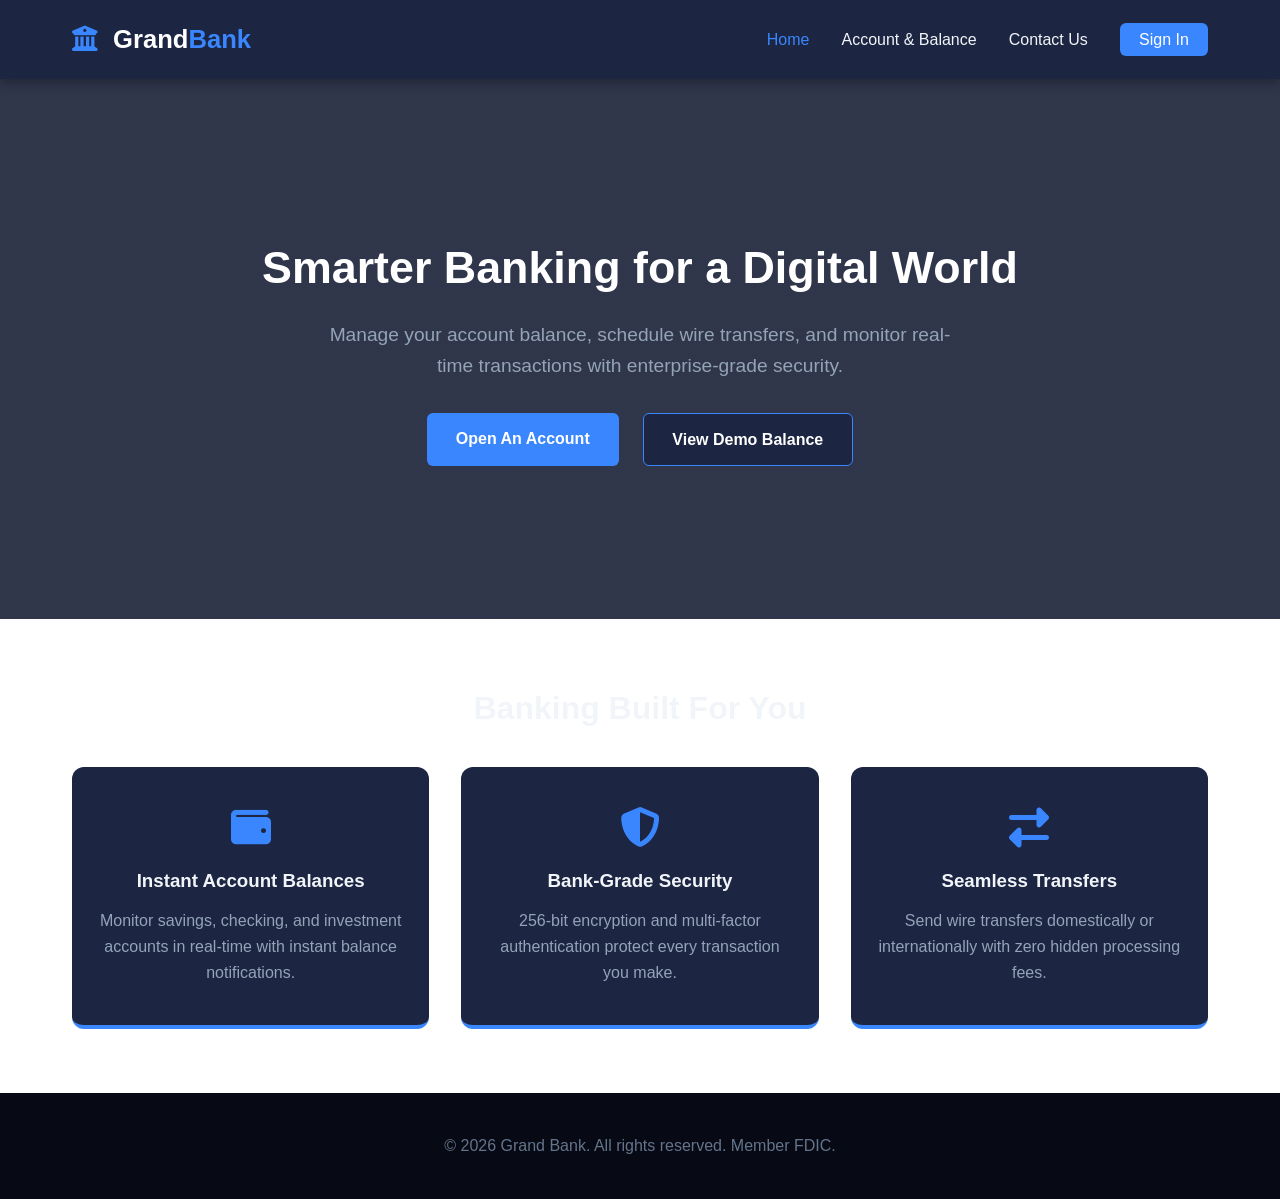
<file: index.html>
<!DOCTYPE html>
<html lang="en">
<head>
  <meta charset="UTF-8">
  <meta name="viewport" content="width=device-width, initial-scale=1.0">
  <title>Grand Bank | Secure Financial Future</title>
  <link rel="stylesheet" href="style.css">
  <link rel="stylesheet" href="https://cdnjs.cloudflare.com/ajax/libs/font-awesome/6.4.0/css/all.min.css">
</head>
<body>

  <!-- Navigation -->
  <header>
    <nav class="navbar">
      <a href="index.html" class="logo"><i class="fas fa-university"></i> Grand<span>Bank</span></a>
      <ul class="nav-links">
        <li><a href="index.html" class="active">Home</a></li>
        <li><a href="dashboard.html">Account & Balance</a></li>
        <li><a href="contact.html">Contact Us</a></li>
        <li><a href="auth.html" class="nav-btn">Sign In</a></li>
      </ul>
    </nav>
  </header>

  <!-- Hero Section -->
  <section class="hero">
    <div class="hero-content">
      <h1>Smarter Banking for a Digital World</h1>
      <p>Manage your account balance, schedule wire transfers, and monitor real-time transactions with enterprise-grade security.</p>
      <div class="hero-btns">
        <a href="auth.html" class="btn primary-btn">Open An Account</a>
        <a href="dashboard.html" class="btn secondary-btn">View Demo Balance</a>
      </div>
    </div>
  </section>

  <!-- Core Features -->
  <section class="container">
    <h2 class="section-title">Banking Built For You</h2>
    <div class="card-grid">
      
      <div class="card">
        <i class="fas fa-wallet feature-icon"></i>
        <h3>Instant Account Balances</h3>
        <p>Monitor savings, checking, and investment accounts in real-time with instant balance notifications.</p>
      </div>

      <div class="card">
        <i class="fas fa-shield-alt feature-icon"></i>
        <h3>Bank-Grade Security</h3>
        <p>256-bit encryption and multi-factor authentication protect every transaction you make.</p>
      </div>

      <div class="card">
        <i class="fas fa-exchange-alt feature-icon"></i>
        <h3>Seamless Transfers</h3>
        <p>Send wire transfers domestically or internationally with zero hidden processing fees.</p>
      </div>

    </div>
  </section>

  <footer>
    <p>&copy; 2026 Grand Bank. All rights reserved. Member FDIC.</p>
  </footer>

</body>
</html>
</file>
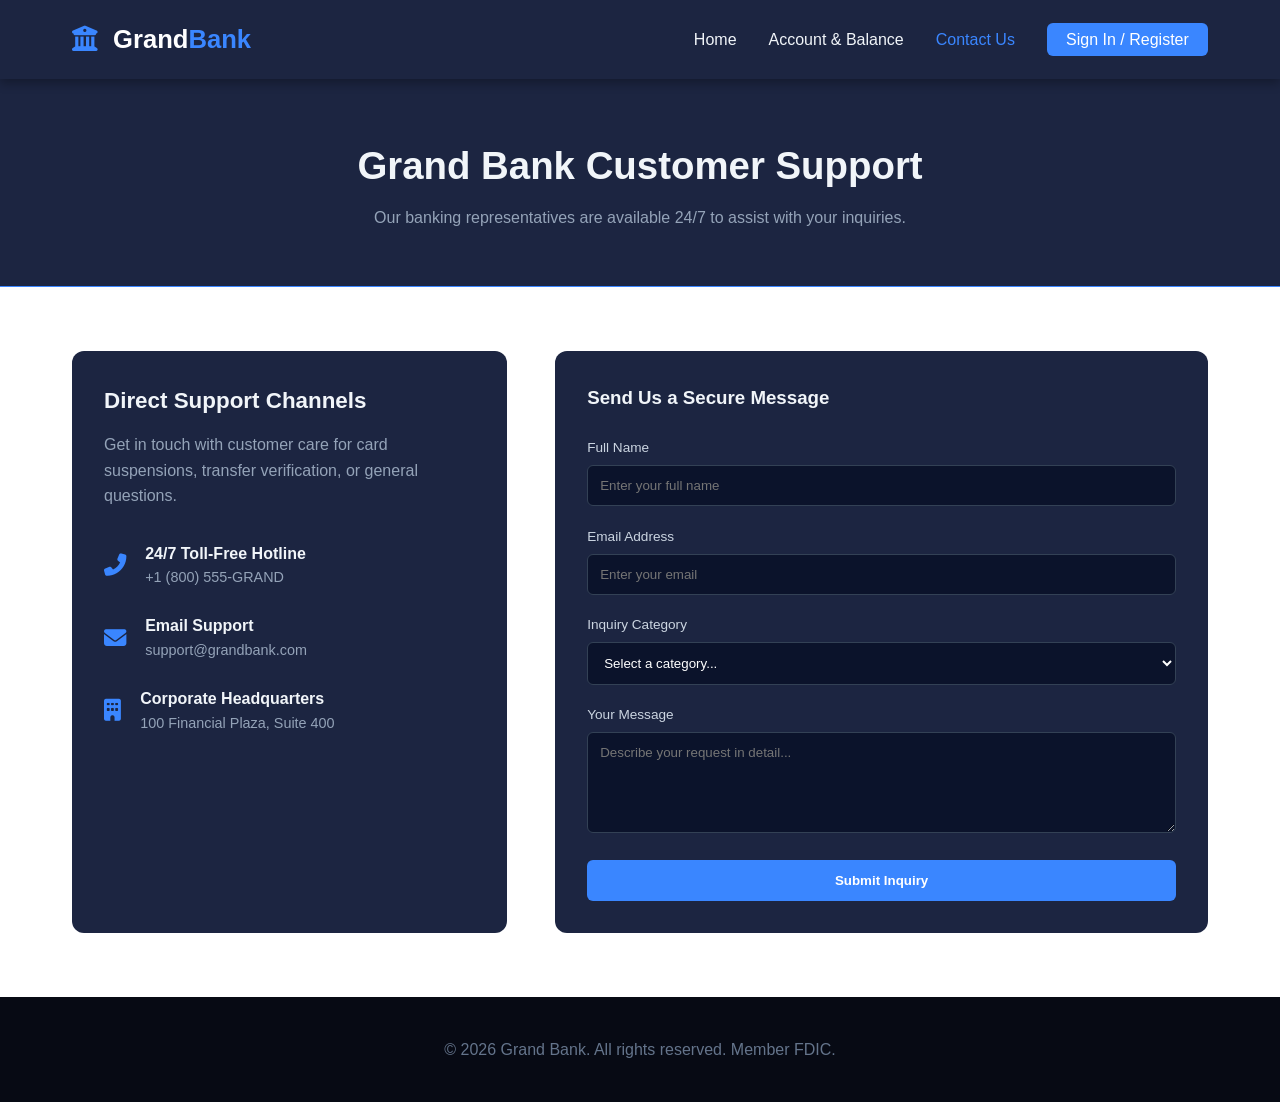
<file: contact.html>
<!DOCTYPE html>
<html lang="en">
<head>
  <meta charset="UTF-8">
  <meta name="viewport" content="width=device-width, initial-scale=1.0">
  <title>Contact Us | Grand Bank</title>
  <link rel="stylesheet" href="style.css">
  <link rel="stylesheet" href="https://cdnjs.cloudflare.com/ajax/libs/font-awesome/6.4.0/css/all.min.css">
</head>
<body>

  <!-- Navigation -->
  <header>
    <nav class="navbar">
      <a href="index.html" class="logo"><i class="fas fa-university"></i> Grand<span>Bank</span></a>
      <ul class="nav-links">
        <li><a href="index.html">Home</a></li>
        <li><a href="dashboard.html">Account & Balance</a></li>
        <li><a href="contact.html" class="active">Contact Us</a></li>
        <li><a href="auth.html" class="nav-btn">Sign In / Register</a></li>
      </ul>
    </nav>
  </header>

  <section class="page-banner">
    <h1>Grand Bank Customer Support</h1>
    <p>Our banking representatives are available 24/7 to assist with your inquiries.</p>
  </section>

  <section class="container">
    <div class="contact-wrapper">
      
      <!-- Contact Details -->
      <div class="contact-info">
        <h3>Direct Support Channels</h3>
        <p>Get in touch with customer care for card suspensions, transfer verification, or general questions.</p>

        <div class="info-item">
          <i class="fas fa-phone-alt"></i>
          <div>
            <strong>24/7 Toll-Free Hotline</strong>
            <p>+1 (800) 555-GRAND</p>
          </div>
        </div>

        <div class="info-item">
          <i class="fas fa-envelope"></i>
          <div>
            <strong>Email Support</strong>
            <p>support@grandbank.com</p>
          </div>
        </div>

        <div class="info-item">
          <i class="fas fa-building"></i>
          <div>
            <strong>Corporate Headquarters</strong>
            <p>100 Financial Plaza, Suite 400</p>
          </div>
        </div>
      </div>

      <!-- Support Form -->
      <form class="contact-form">
        <h3>Send Us a Secure Message</h3>
        
        <div class="form-group">
          <label>Full Name</label>
          <input type="text" placeholder="Enter your full name" required>
        </div>

        <div class="form-group">
          <label>Email Address</label>
          <input type="email" placeholder="Enter your email" required>
        </div>

        <div class="form-group">
          <label>Inquiry Category</label>
          <select required>
            <option value="">Select a category...</option>
            <option value="account">Account & Balance Inquiry</option>
            <option value="card">Lost or Stolen Card</option>
            <option value="wire">Wire Transfer Support</option>
            <option value="general">General Support</option>
          </select>
        </div>

        <div class="form-group">
          <label>Your Message</label>
          <textarea rows="5" placeholder="Describe your request in detail..." required></textarea>
        </div>

        <button type="submit" class="submit-btn">Submit Inquiry</button>
      </form>

    </div>
  </section>

  <footer>
    <p>&copy; 2026 Grand Bank. All rights reserved. Member FDIC.</p>
  </footer>

</body>
</html>
</file>
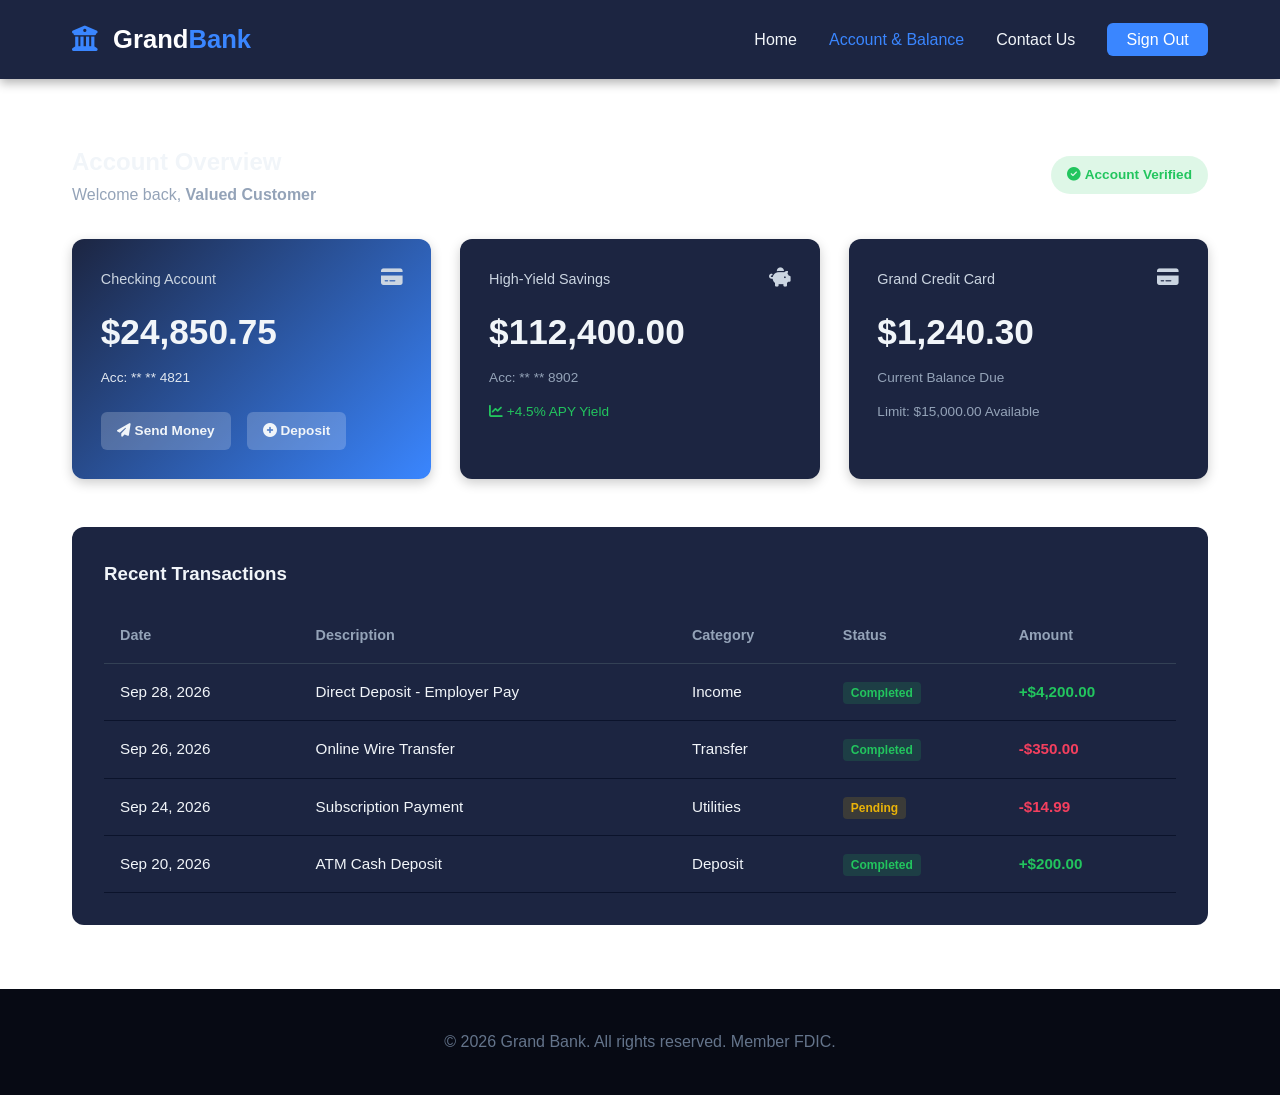
<file: dashboard.html>
<!DOCTYPE html>
<html lang="en">
<head>
  <meta charset="UTF-8">
  <meta name="viewport" content="width=device-width, initial-scale=1.0">
  <title>Account Dashboard | Grand Bank</title>
  <link rel="stylesheet" href="style.css">
  <link rel="stylesheet" href="https://cdnjs.cloudflare.com/ajax/libs/font-awesome/6.4.0/css/all.min.css">
</head>
<body>

  <!-- Navigation -->
  <header>
    <nav class="navbar">
      <a href="index.html" class="logo"><i class="fas fa-university"></i> Grand<span>Bank</span></a>
      <ul class="nav-links">
        <li><a href="index.html">Home</a></li>
        <li><a href="dashboard.html" class="active">Account & Balance</a></li>
        <li><a href="contact.html">Contact Us</a></li>
        <li><a href="auth.html" class="nav-btn">Sign Out</a></li>
      </ul>
    </nav>
  </header>

  <!-- Dashboard Overview -->
  <section class="container">
    <div class="dashboard-header">
      <div>
        <h1>Account Overview</h1>
        <p class="welcome-msg">Welcome back, <strong>Valued Customer</strong></p>
      </div>
      <div class="account-badge"><i class="fas fa-check-circle"></i> Account Verified</div>
    </div>

    <!-- Balance Summary Cards -->
    <div class="balance-grid">
      
      <div class="balance-card primary-card">
        <div class="card-top">
          <span>Checking Account</span>
          <i class="fas fa-credit-card"></i>
        </div>
        <h2>$24,850.75</h2>
        <p class="account-num">Acc: ** ** 4821</p>
        <div class="card-actions">
          <a href="#" class="action-btn"><i class="fas fa-paper-plane"></i> Send Money</a>
          <a href="#" class="action-btn"><i class="fas fa-plus-circle"></i> Deposit</a>
        </div>
      </div>

      <div class="balance-card">
        <div class="card-top">
          <span>High-Yield Savings</span>
          <i class="fas fa-piggy-bank"></i>
        </div>
        <h2>$112,400.00</h2>
        <p class="account-num">Acc: ** ** 8902</p>
        <p class="interest-tag"><i class="fas fa-chart-line"></i> +4.5% APY Yield</p>
      </div>

      <div class="balance-card">
        <div class="card-top">
          <span>Grand Credit Card</span>
          <i class="fas fa-credit-card"></i>
        </div>
        <h2>$1,240.30</h2>
        <p class="account-num">Current Balance Due</p>
        <p class="limit-info">Limit: $15,000.00 Available</p>
      </div>

    </div>

    <!-- Recent Transactions Table -->
    <div class="transactions-section">
      <h3 class="section-subtitle">Recent Transactions</h3>
      <table class="transaction-table">
        <thead>
          <tr>
            <th>Date</th>
            <th>Description</th>
            <th>Category</th>
            <th>Status</th>
            <th>Amount</th>
          </tr>
        </thead>
        <tbody>
          <tr>
            <td>Sep 28, 2026</td>
            <td>Direct Deposit - Employer Pay</td>
            <td>Income</td>
            <td><span class="status completed">Completed</span></td>
            <td class="amount credit">+$4,200.00</td>
          </tr>
          <tr>
            <td>Sep 26, 2026</td>
            <td>Online Wire Transfer</td>
            <td>Transfer</td>
            <td><span class="status completed">Completed</span></td>
            <td class="amount debit">-$350.00</td>
          </tr>
          <tr>
            <td>Sep 24, 2026</td>
            <td>Subscription Payment</td>
            <td>Utilities</td>
            <td><span class="status pending">Pending</span></td>
            <td class="amount debit">-$14.99</td>
          </tr>
          <tr>
            <td>Sep 20, 2026</td>
            <td>ATM Cash Deposit</td>
            <td>Deposit</td>
            <td><span class="status completed">Completed</span></td>
            <td class="amount credit">+$200.00</td>
          </tr>
        </tbody>
      </table>
    </div>
  </section>

  <footer>
    <p>&copy; 2026 Grand Bank. All rights reserved. Member FDIC.</p>
  </footer>

</body>
</html>
</file>
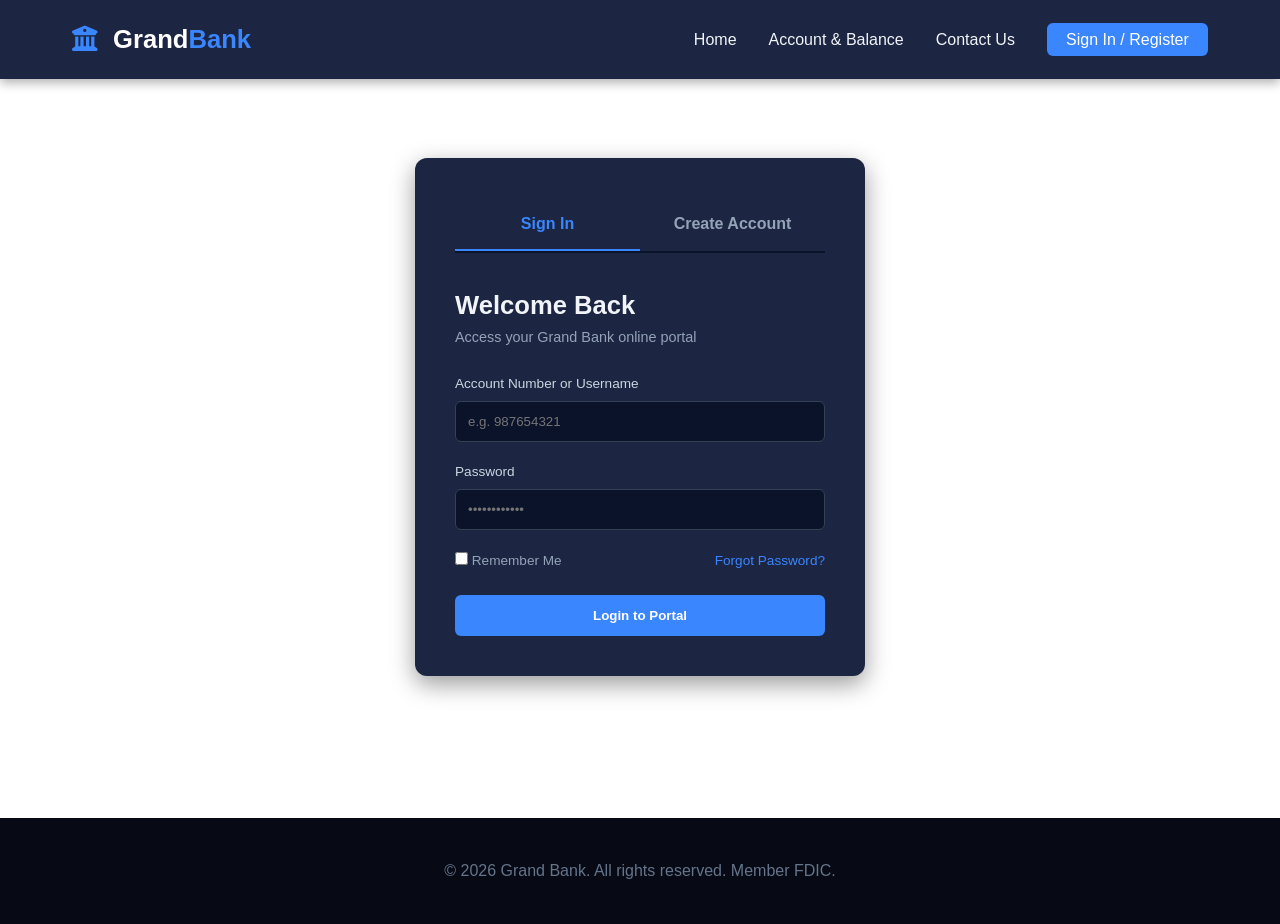
<file: login.html>
<!DOCTYPE html>
<html lang="en">
<head>
  <meta charset="UTF-8">
  <meta name="viewport" content="width=device-width, initial-scale=1.0">
  <title>Login / Register | Grand Bank</title>
  <link rel="stylesheet" href="style.css">
  <link rel="stylesheet" href="https://cdnjs.cloudflare.com/ajax/libs/font-awesome/6.4.0/css/all.min.css">
</head>
<body>

  <!-- Navigation -->
  <header>
    <nav class="navbar">
      <a href="index.html" class="logo"><i class="fas fa-university"></i> Grand<span>Bank</span></a>
      <ul class="nav-links">
        <li><a href="index.html">Home</a></li>
        <li><a href="dashboard.html">Account & Balance</a></li>
        <li><a href="contact.html">Contact Us</a></li>
        <li><a href="auth.html" class="nav-btn active">Sign In / Register</a></li>
      </ul>
    </nav>
  </header>

  <!-- Authentication Form Section -->
  <section class="auth-container">
    <div class="auth-box">
      
      <!-- Radio Toggle Mechanism -->
      <input type="radio" id="tab-login" name="auth-tab" checked>
      <input type="radio" id="tab-signup" name="auth-tab">

      <div class="tab-header">
        <label for="tab-login" class="tab-label">Sign In</label>
        <label for="tab-signup" class="tab-label">Create Account</label>
      </div>

      <!-- Login Form -->
      <form class="auth-form form-login" action="dashboard.html">
        <h2>Welcome Back</h2>
        <p class="auth-sub">Access your Grand Bank online portal</p>
        
        <div class="form-group">
          <label>Account Number or Username</label>
          <input type="text" placeholder="e.g. 987654321" required>
        </div>

        <div class="form-group">
          <label>Password</label>
          <input type="password" placeholder="••••••••••••" required>
        </div>

        <div class="form-options">
          <label><input type="checkbox"> Remember Me</label>
          <a href="#" class="forgot-pass">Forgot Password?</a>
        </div>

        <button type="submit" class="submit-btn">Login to Portal</button>
      </form>

      <!-- Sign Up Form -->
      <form class="auth-form form-signup" action="dashboard.html">
        <h2>Open an Account</h2>
        <p class="auth-sub">Join Grand Bank today in under 2 minutes</p>
        
        <div class="form-group">
          <label>Full Legal Name</label>
          <input type="text" placeholder="e.g. Maria Santos" required>
        </div>

        <div class="form-group">
          <label>Email Address</label>
          <input type="email" placeholder="maria@example.com" required>
        </div>

        <div class="form-group">
          <label>Account Type</label>
          <select required>
            <option value="checking">Checking Account</option>
            <option value="savings">High-Yield Savings</option>
            <option value="business">Business Account</option>
          </select>
        </div>

        <div class="form-group">
          <label>Create Password</label>
          <input type="password" placeholder="••••••••••••" required>
        </div>

        <button type="submit" class="submit-btn">Register & Open Account</button>
      </form>

    </div>
  </section>

  <footer>
    <p>&copy; 2026 Grand Bank. All rights reserved. Member FDIC.</p>
  </footer>

</body>
</html>
</file>
<file: style.css>
/* ==========================================
   GRAND BANK GLOBAL STYLES
   ========================================== */

* {
  margin: 0;
  padding: 0;
  box-sizing: border-box;
  font-family: 'Segoe UI', Tahoma, Geneva, Verdana, sans-serif;
}

body {
  background-color: white;
  color: #f1f5f9;
  line-height: 1.6;
}

a {
  text-decoration: none;
  color: inherit;
}

/* Navbar */
header {
  background-color: #1c2541;
  position: sticky;
  top: 0;
  z-index: 1000;
  box-shadow: 0 4px 10px rgba(0, 0, 0, 0.3);
}

.navbar {
  display: flex;
  justify-content: space-between;
  align-items: center;
  max-width: 1200px;
  margin: 0 auto;
  padding: 1.2rem 2rem;
}

.logo {
  font-size: 1.6rem;
  font-weight: 700;
  color: #ffffff;
}

.logo i {
  color: #3a86ff;
  margin-right: 8px;
}

.logo span {
  color: #3a86ff;
}

.nav-links {
  display: flex;
  align-items: center;
  list-style: none;
  gap: 2rem;
}

.nav-links a {
  font-weight: 500;
  transition: color 0.3s;
}

.nav-links a:hover,
.nav-links a.active {
  color: #3a86ff;
}

.nav-btn {
  background: #3a86ff;
  padding: 0.5rem 1.2rem;
  border-radius: 6px;
  color: #ffffff !important;
  transition: background 0.3s ease !important;
}

.nav-btn:hover {
  background: #2563eb;
}

/* Hero Section */
.hero {
  background: linear-gradient(rgba(11, 19, 43, 0.85), rgba(11, 19, 43, 0.85)),
              url('https://images.unsplash.com/photo-1541354329998-f4d9a9f9297f?auto=format&fit=crop&w=1200&q=80') center/cover;
  height: 60vh;
  display: flex;
  align-items: center;
  justify-content: center;
  text-align: center;
  padding: 0 1rem;
}

.hero h1 {
  font-size: 2.8rem;
  margin-bottom: 1rem;
  color: #ffffff;
}

.hero p {
  color: #94a3b8;
  font-size: 1.2rem;
  max-width: 650px;
  margin: 0 auto 2rem;
}

.hero-btns {
  display: flex;
  justify-content: center;
  gap: 1.5rem;
}

.btn {
  padding: 0.8rem 1.8rem;
  border-radius: 6px;
  font-weight: 600;
  transition: transform 0.2s, background 0.3s;
}

.primary-btn {
  background: #3a86ff;
  color: #ffffff;
}

.primary-btn:hover {
  background: #2563eb;
  transform: translateY(-2px);
}

.secondary-btn {
  background: #1c2541;
  color: #ffffff;
  border: 1px solid #3a86ff;
}

.secondary-btn:hover {
  background: #3a86ff;
  transform: translateY(-2px);
}

/* Containers */
.container {
  max-width: 1200px;
  margin: 4rem auto;
  padding: 0 2rem;
}

.section-title {
  font-size: 2rem;
  margin-bottom: 2rem;
  text-align: center;
}

/* Feature Cards Grid */
.card-grid {
  display: grid;
  grid-template-columns: repeat(auto-fit, minmax(300px, 1fr));
  gap: 2rem;
}

.card {
  background: #1c2541;
  padding: 2.5rem 1.5rem;
  border-radius: 12px;
  text-align: center;
  border-bottom: 4px solid #3a86ff;
}

.feature-icon {
  font-size: 2.5rem;
  color: #3a86ff;
  margin-bottom: 1.2rem;
}

.card h3 {
  margin-bottom: 0.8rem;
}

.card p {
  color: #94a3b8;
}

/* Page Banners */
.page-banner {
  background: #1c2541;
  text-align: center;
  padding: 3.5rem 1rem;
  border-bottom: 1px solid #3a86ff;
}

.page-banner h1 {
  font-size: 2.4rem;
  margin-bottom: 0.5rem;
}

.page-banner p {
  color: #94a3b8;
}

/* ==========================================
   AUTHENTICATION FORM (Login / Sign Up)
   ========================================== */

.auth-container {
  display: flex;
  justify-content: center;
  align-items: center;
  min-height: 75vh;
  padding: 2rem;
}

.auth-box {
  background: #1c2541;
  width: 100%;
  max-width: 450px;
  padding: 2.5rem;
  border-radius: 12px;
  box-shadow: 0 8px 24px rgba(0, 0, 0, 0.4);
}

/* Hide Radio Buttons */
#tab-login, #tab-signup {
  display: none;
}

.tab-header {
  display: flex;
  border-bottom: 2px solid #0b132b;
  margin-bottom: 2rem;
}

.tab-label {
  flex: 1;
  text-align: center;
  padding: 0.8rem;
  cursor: pointer;
  font-weight: 600;
  color: #94a3b8;
  transition: color 0.3s;
}

/* Radio Control Mechanics */
#tab-login:checked ~ .tab-header label[for="tab-login"],
#tab-signup:checked ~ .tab-header label[for="tab-signup"] {
  color: #3a86ff;
  border-bottom: 2px solid #3a86ff;
}

.auth-form {
  display: none;
}

#tab-login:checked ~ .form-login,
#tab-signup:checked ~ .form-signup {
  display: block;
}

.auth-form h2 {
  font-size: 1.6rem;
}

.auth-sub {
  color: #94a3b8;
  font-size: 0.9rem;
  margin-bottom: 1.5rem;
}

.form-group {
  margin-bottom: 1.2rem;
}

.form-group label {
  display: block;
  font-size: 0.85rem;
  color: #cbd5e1;
  margin-bottom: 0.4rem;
}

.form-group input,
.form-group select,
.form-group textarea {
  width: 100%;
  padding: 0.75rem;
  background: #0b132b;
  border: 1px solid #334155;
  border-radius: 6px;
  color: #ffffff;
  outline: none;
}

.form-group input:focus,
.form-group select:focus,
.form-group textarea:focus {
  border-color: #3a86ff;
}

.form-options {
  display: flex;
  justify-content: space-between;
  font-size: 0.85rem;
  color: #94a3b8;
  margin-bottom: 1.5rem;
}

.forgot-pass {
  color: #3a86ff;
}

.submit-btn {
  width: 100%;
  padding: 0.8rem;
  background: #3a86ff;
  border: none;
  border-radius: 6px;
  color: #ffffff;
  font-weight: 600;
  cursor: pointer;
  transition: background 0.3s;
}

.submit-btn:hover {
  background: #2563eb;
}

/* ==========================================
   DASHBOARD & BALANCE STYLES
   ========================================== */

.dashboard-header {
  display: flex;
  justify-content: space-between;
  align-items: center;
  margin-bottom: 2rem;
}

.welcome-msg {
  color: #94a3b8;
}

.account-badge {
  background: rgba(34, 197, 94, 0.15);
  color: #22c55e;
  padding: 0.5rem 1rem;
  border-radius: 20px;
  font-size: 0.85rem;
  font-weight: 600;
}

.balance-grid {
  display: grid;
  grid-template-columns: repeat(auto-fit, minmax(300px, 1fr));
  gap: 1.8rem;
  margin-bottom: 3rem;
}

.balance-card {
  background: #1c2541;
  padding: 1.8rem;
  border-radius: 12px;
  box-shadow: 0 4px 12px rgba(0, 0, 0, 0.2);
}

.primary-card {
  background: linear-gradient(135deg, #1c2541, #3a86ff);
}

.card-top {
  display: flex;
  justify-content: space-between;
  color: #cbd5e1;
  font-size: 0.9rem;
  margin-bottom: 0.8rem;
}

.card-top i {
  font-size: 1.2rem;
}

.balance-card h2 {
  font-size: 2.2rem;
  margin-bottom: 0.4rem;
}

.account-num {
  font-size: 0.85rem;
  color: #94a3b8;
}

.primary-card .account-num {
  color: #e2e8f0;
}

.interest-tag {
  color: #22c55e;
  font-size: 0.85rem;
  margin-top: 0.8rem;
}

.limit-info {
  color: #94a3b8;
  font-size: 0.85rem;
  margin-top: 0.8rem;
}

.card-actions {
  display: flex;
  gap: 1rem;
  margin-top: 1.5rem;
}

.action-btn {
  background: rgba(255, 255, 255, 0.2);
  padding: 0.5rem 1rem;
  border-radius: 6px;
  font-size: 0.85rem;
  font-weight: 600;
}

.action-btn:hover {
  background: rgba(255, 255, 255, 0.3);
}

/* Transactions Table */
.transactions-section {
  background: #1c2541;
  padding: 2rem;
  border-radius: 12px;
}

.section-subtitle {
  margin-bottom: 1.2rem;
}

.transaction-table {
  width: 100%;
  border-collapse: collapse;
  text-align: left;
}

.transaction-table th {
  padding: 1rem;
  color: #94a3b8;
  border-bottom: 1px solid #334155;
  font-size: 0.9rem;
}

.transaction-table td {
  padding: 1rem;
  border-bottom: 1px solid #0b132b;
  font-size: 0.95rem;
}

.status {
  padding: 4px 8px;
  border-radius: 4px;
  font-size: 0.75rem;
  font-weight: 600;
}

.status.completed {
  background: rgba(34, 197, 94, 0.15);
  color: #22c55e;
}

.status.pending {
  background: rgba(234, 179, 8, 0.15);
  color: #eab308;
}

.amount.credit {
  color: #22c55e;
  font-weight: 600;
}

.amount.debit {
  color: #f43f5e;
  font-weight: 600;
}

/* ==========================================
   CONTACT US STYLES
   ========================================== */

.contact-wrapper {
  display: grid;
  grid-template-columns: 1fr 1.5fr;
  gap: 3rem;
}

.contact-info {
  background: #1c2541;
  padding: 2rem;
  border-radius: 12px;
}

.contact-info h3 {
  font-size: 1.4rem;
  margin-bottom: 0.8rem;
}

.contact-info p {
  color: #94a3b8;
  margin-bottom: 2rem;
}

.info-item {
  display: flex;
  align-items: center;
  gap: 1.2rem;
  margin-bottom: 1.5rem;
}

.info-item i {
  font-size: 1.4rem;
  color: #3a86ff;
}

.info-item strong {
  display: block;
}

.info-item p {
  margin: 0;
  font-size: 0.9rem;
}

.contact-form {
  background: #1c2541;
  padding: 2rem;
  border-radius: 12px;
}

.contact-form h3 {
  margin-bottom: 1.5rem;
}

/* Footer */
footer {
  text-align: center;
  padding: 2.5rem 1rem;
  background: #070a14;
  color: #64748b;
  margin-top: 4rem;
}

/* Responsive */
@media (max-width: 768px) {
  .navbar {
    flex-direction: column;
    gap: 1rem;
  }
  
  .contact-wrapper,
  .dashboard-header {
    flex-direction: column;
    grid-template-columns: 1fr;
    gap: 1.5rem;
  }

  .transaction-table {
    display: block;
    overflow-x: auto;
  }
}
</file>
